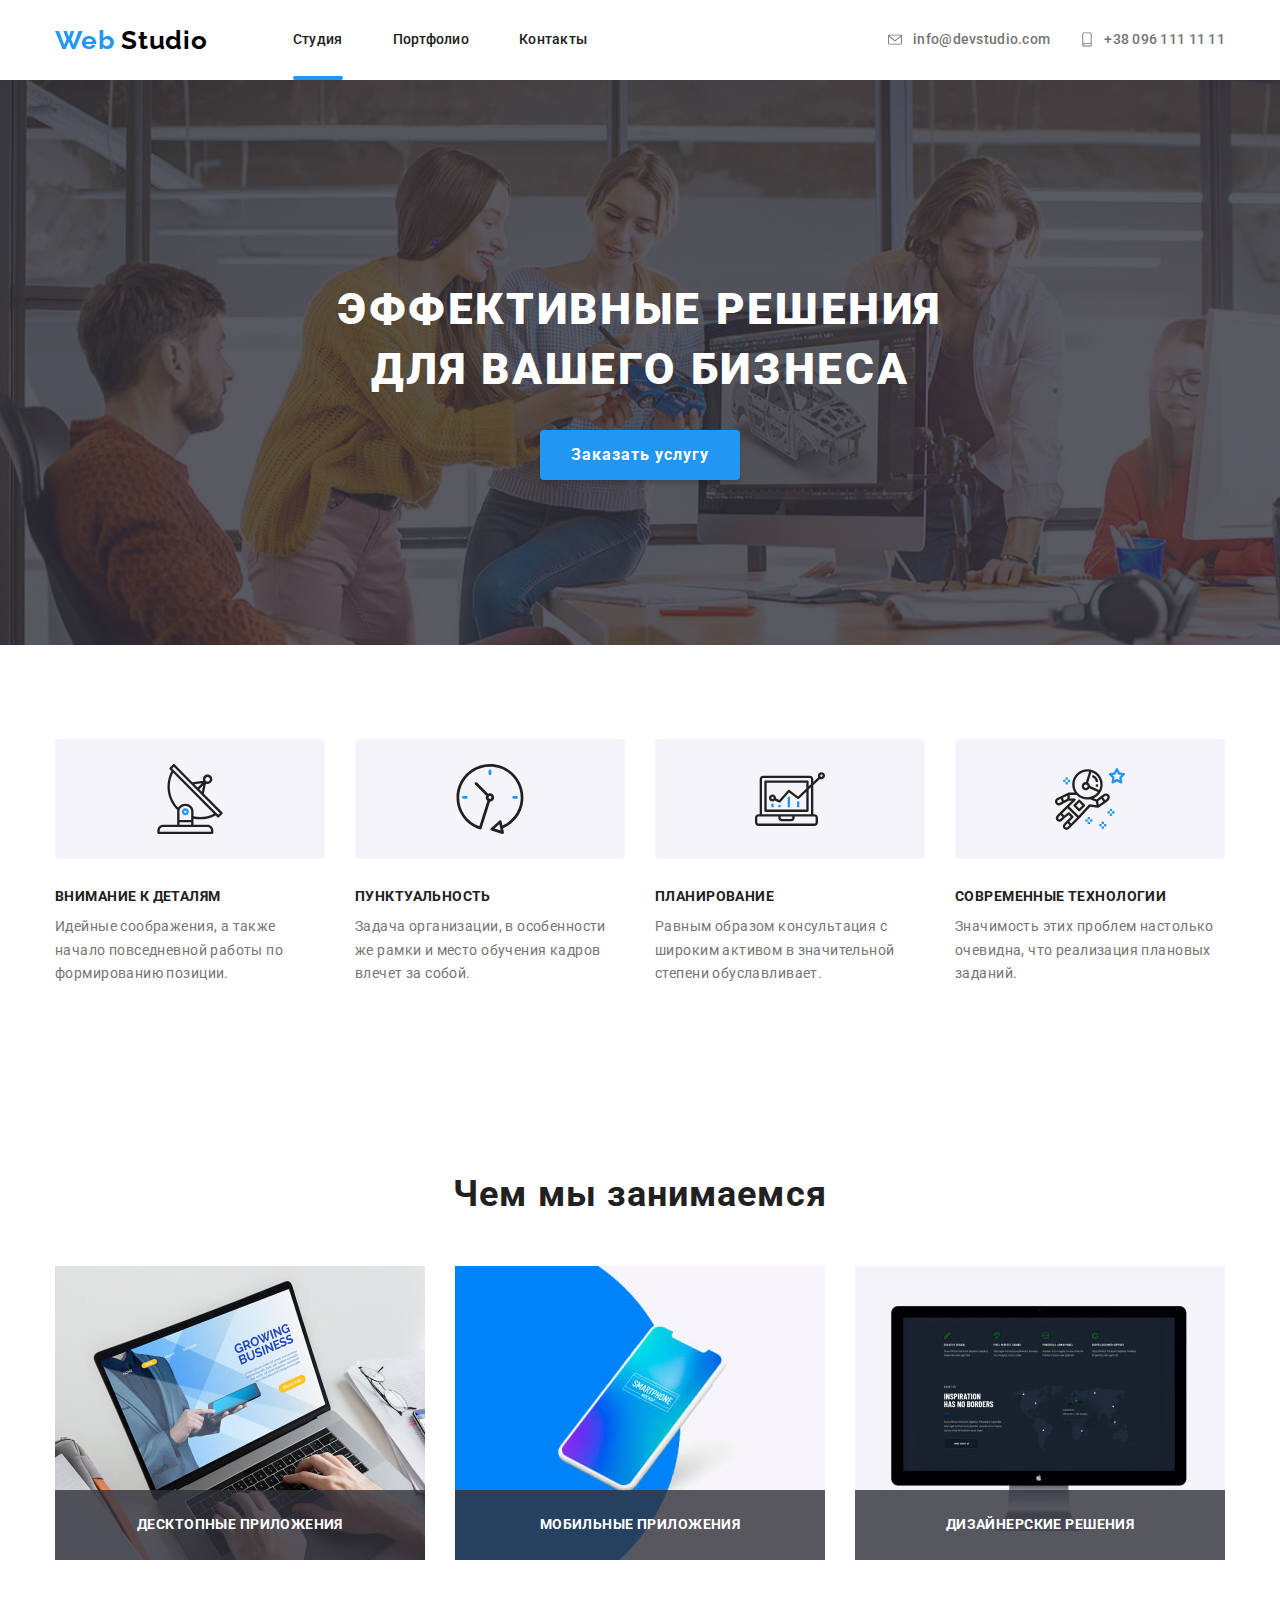
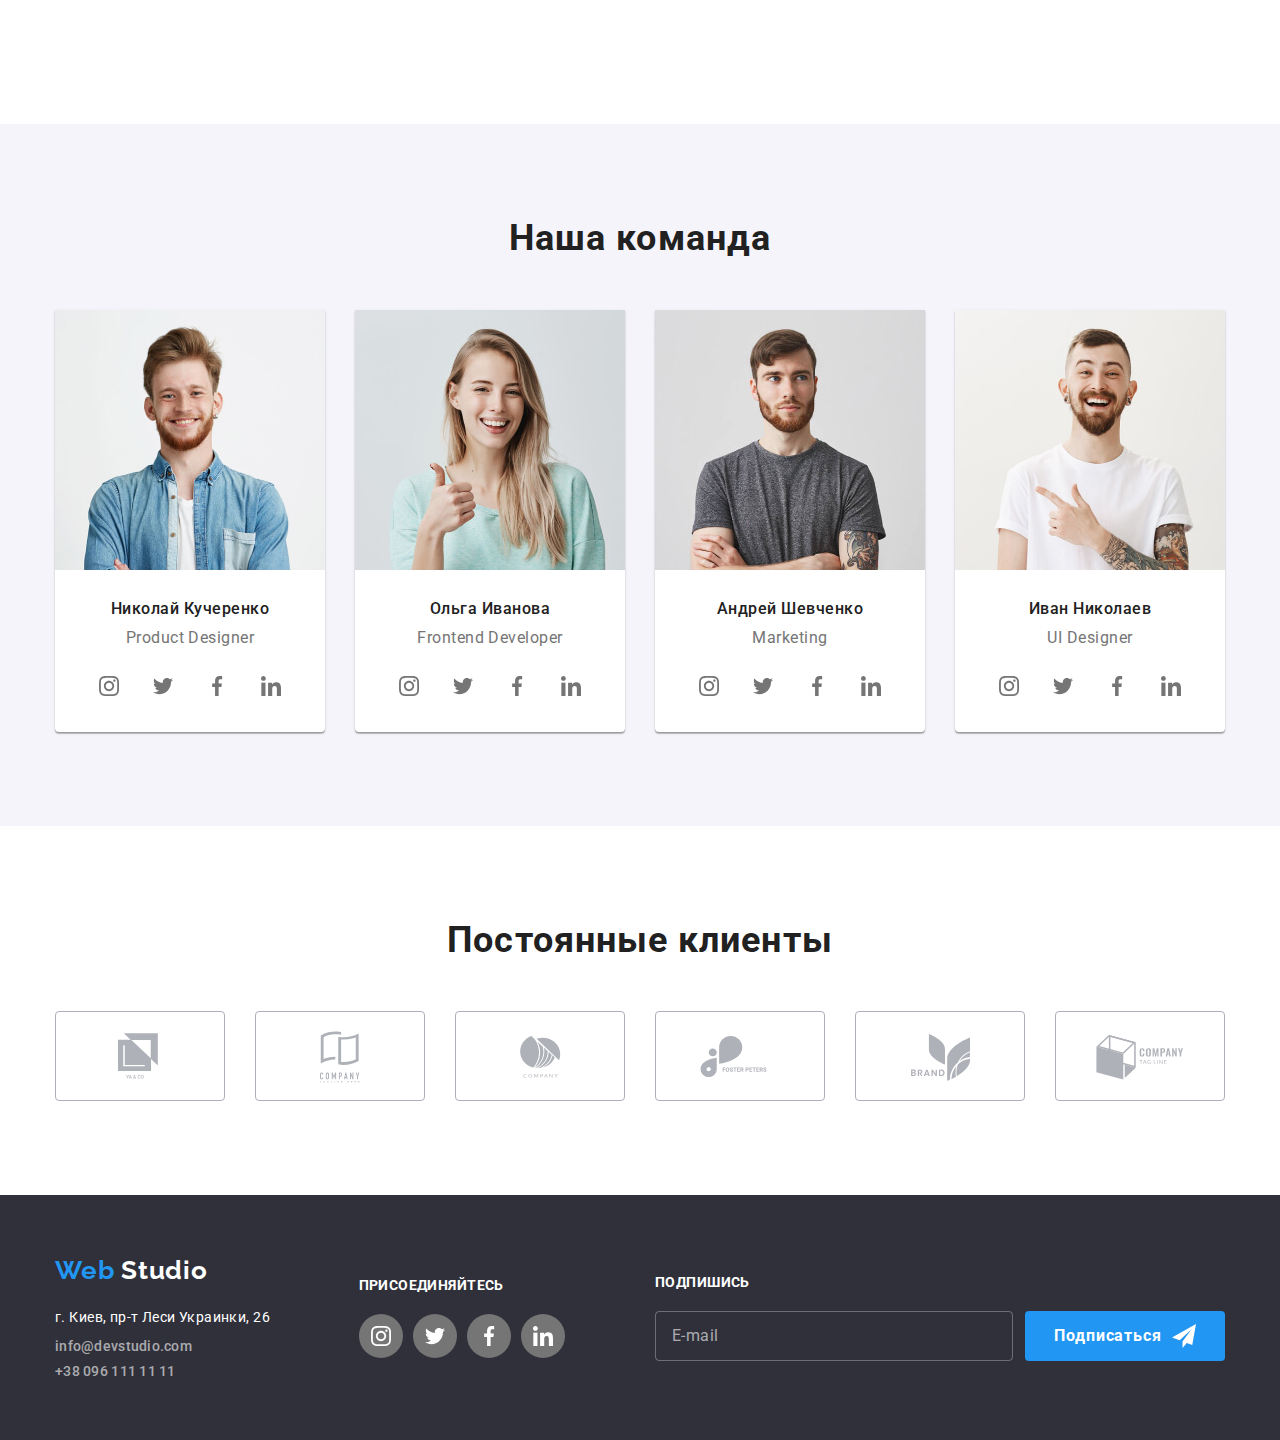
<file: index.html>
<!DOCTYPE html>
<html lang="ru">
  <head>
    <meta charset="UTF-8" />
    <meta name="viewport" content="width=device-width, initial-scale=1.0" />
    <title>WebStudio</title>
    <link
      href="https://fonts.googleapis.com/css2?family=Raleway&family=Roboto:wght@400;500;900&display=swap"
      rel="stylesheet"
    />
    <link rel="stylesheet" href="css/main.min.css" />
  </head>
  <body>
    <!-- Шапка сайта-->
    <header class="header">
      <div class="container">
        <nav class="navigation-main-nav">
          <a class="logo link" href="index.html" aria-label="Логотип">
            <span class="logo-web">Web</span> Studio</a
          >
          <ul class="navigation-menu list">
            <li class="navigation-menu-item">
              <a class="navigation-menu-link link current" href="">Студия</a>
            </li>
            <li class="navigation-menu-item">
              <a class="navigation-menu-link link" href="portfolio.html"
                >Портфолио</a
              >
            </li>
            <li class="navigation-menu-item">
              <a class="navigation-menu-link link" href="">Контакты</a>
            </li>
          </ul>
        </nav>
        <div class="nav-adress">
          <address class="header-adress">
            <ul class="header-adress-list list">
              <li class="header-adress-list-item">
                <a class="adress-mail link" href="info@devstudio.com">
                  <svg class="adress-mail-svg">
                    <use href="./Images/sprite.svg#icon-envelope"></use>
                  </svg>
                  info@devstudio.com
                </a>
              </li>
              <li class="header-adress-list-item">
                <a class="adress-tel link" href="tel:+380961111111">
                  <svg class="adress-tel-svg">
                    <use href="./Images/sprite.svg#icon-smartphone"></use>
                  </svg>
                  +38 096 111 11 11</a
                >
              </li>
            </ul>
          </address>
        </div>
      </div>
    </header>
    <main>
      <!--Секция Герои-->
      <section class="hero">
        <div class="container">
          <div class="container-item">
            <h1 class="hero-title">
              Эффективные решения<br />
              для вашего бизнеса
            </h1>
            <button data-modal-open class="hero-section-button">
              Заказать услугу
            </button>
          </div>
        </div>
      </section>
      <!--Секция о нас-->
      <section class="about-us-section">
        <h2 class="secondary-title" hidden>О нас</h2>
        <div class="container">
          <ul class="about-us-menu list">
            <li class="about-us-item">
              <div class="about-us-fone">
                <svg class="about-us-svg">
                  <use href="./Images/sprite.svg#icon-About-Us-1"></use>
                </svg>
              </div>
              <h3 class="about-us-title">Внимание к деталям</h3>
              <p class="about-us-text">
                Идейные соображения, а также начало повседневной работы по
                формированию позиции.
              </p>
            </li>
            <li class="about-us-item">
              <div class="about-us-fone">
                <svg class="about-us-svg">
                  <use href="./Images/sprite.svg#icon-About-Us-2"></use>
                </svg>
              </div>
              <h3 class="about-us-title">Пунктуальность</h3>
              <p class="about-us-text">
                Задача организации, в особенности же рамки и место обучения
                кадров влечет за собой.
              </p>
            </li>
            <li class="about-us-item">
              <div class="about-us-fone">
                <svg class="about-us-svg">
                  <use href="./Images/sprite.svg#icon-About-Us-3"></use>
                </svg>
              </div>
              <h3 class="about-us-title">Планирование</h3>
              <p class="about-us-text">
                Равным образом консультация с широким активом в значительной
                степени обуславливает.
              </p>
            </li>
            <li class="about-us-item">
              <div class="about-us-fone">
                <svg class="about-us-svg">
                  <use href="./Images/sprite.svg#icon-About-Us-4"></use>
                </svg>
              </div>
              <h3 class="about-us-title">Современные технологии</h3>
              <p class="about-us-text">
                Значимость этих проблем настолько очевидна, что реализация
                плановых заданий.
              </p>
            </li>
          </ul>
        </div>
      </section>
      <!--Чем мы занимаемся-->
      <section class="what-we-do">
        <div class="container">
          <h2 class="secondary-title">Чем мы занимаемся</h2>
          <ul class="our-works-menu list">
            <li class="our-works-item">
              <img
                class="our-works-img"
                src="./Images/What are we doing section/Laptop.jpg"
                alt="Десктопные приложения"
                width="370px"
                height="294px"
              />
              <b class="our-works-text">Десктопные приложения</b>
            </li>
            <li class="our-works-item">
              <img
                class="our-works-img"
                src="./Images/What are we doing section/Phone.jpg"
                alt="Мобильные приложения"
                width="370px"
                height="294px"
              />
              <b class="our-works-text">Мобильные приложения</b>
            </li>
            <li class="our-works-item">
              <img
                class="our-works-img"
                src="./Images/What are we doing section/Display.jpg"
                alt="Дизайнерские решения"
                width="370px"
                height="294px"
              />
              <b class="our-works-text">Дизайнерские решения</b>
            </li>
          </ul>
        </div>
      </section>
      <!--Наша команда-->
      <section class="our-team-section">
        <div class="container">
          <h2 class="secondary-title">Наша команда</h2>
          <ul class="our-team-list list">
            <li class="our-team-item">
              <img
                class="our-team-img"
                src="./Images/Our team/Nilolay.jpg"
                alt="Product Designer"
                width="270px"
                height="260px"
              />
              <h3 class="our-team-title">Николай Кучеренко</h3>
              <p class="our-team-text">Product Designer</p>
              <ul class="our-team-social-list list">
                <li class="our-team-social-item">
                  <a
                    class="our-team-social-link link"
                    href=""
                    aria-label="иконка инстаграмма"
                  >
                    <svg class="social-link-item-svg">
                      <use href="./Images/sprite.svg#icon-instagram"></use>
                    </svg>
                  </a>
                </li>
                <li class="our-team-social-item">
                  <a
                    class="our-team-social-link link"
                    href=""
                    aria-label="иконка твиттера"
                  >
                    <svg class="social-link-item-svg">
                      <use href="./Images/sprite.svg#icon-twitter"></use>
                    </svg>
                  </a>
                </li>
                <li class="our-team-social-item">
                  <a
                    class="our-team-social-link link"
                    href=""
                    aria-label="иконка фейсбука"
                  >
                    <svg class="social-link-item-svg">
                      <use href="./Images/sprite.svg#icon-facebook"></use>
                    </svg>
                  </a>
                </li>
                <li class="our-team-social-item">
                  <a
                    class="our-team-social-link link"
                    href=""
                    aria-label="иконка линдитина"
                  >
                    <svg class="social-link-item-svg">
                      <use href="./Images/sprite.svg#icon-linkedin"></use>
                    </svg>
                  </a>
                </li>
              </ul>
            </li>
            <li class="our-team-item">
              <img
                class="our-team-img"
                src="./Images/Our team/Olga.jpg"
                alt="Frontend Developer"
                width="270px"
                height="260px"
              />
              <h3 class="our-team-title">Ольга Иванова</h3>
              <p class="our-team-text">Frontend Developer</p>
              <ul class="our-team-social-list list">
                <li class="our-team-social-item">
                  <a
                    class="our-team-social-link link"
                    href=""
                    aria-label="иконка инстаграмма"
                  >
                    <svg class="social-link-item-svg">
                      <use href="./Images/sprite.svg#icon-instagram"></use>
                    </svg>
                  </a>
                </li>
                <li class="our-team-social-item">
                  <a
                    class="our-team-social-link link"
                    href=""
                    aria-label="иконка твиттера"
                  >
                    <svg class="social-link-item-svg">
                      <use href="./Images/sprite.svg#icon-twitter"></use>
                    </svg>
                  </a>
                </li>
                <li class="our-team-social-item">
                  <a
                    class="our-team-social-link link"
                    href=""
                    aria-label="иконка фейсбука"
                  >
                    <svg class="social-link-item-svg">
                      <use href="./Images/sprite.svg#icon-facebook"></use>
                    </svg>
                  </a>
                </li>
                <li class="our-team-social-item">
                  <a
                    class="our-team-social-link link"
                    href=""
                    aria-label="иконка линкедина"
                  >
                    <svg class="social-link-item-svg">
                      <use href="./Images/sprite.svg#icon-linkedin"></use>
                    </svg>
                  </a>
                </li>
              </ul>
            </li>
            <li class="our-team-item">
              <img
                class="our-team-img"
                src="./Images/Our team/Andrey.jpg"
                alt="Marketing"
                width="270px"
                height="260px"
              />
              <h3 class="our-team-title">Андрей Шевченко</h3>
              <p class="our-team-text">Marketing</p>
              <ul class="our-team-social-list list">
                <li class="our-team-social-item">
                  <a
                    class="our-team-social-link link"
                    href=""
                    aria-label="иконка инстаграмма"
                  >
                    <svg class="social-link-item-svg">
                      <use href="./Images/sprite.svg#icon-instagram"></use>
                    </svg>
                  </a>
                </li>
                <li class="our-team-social-item">
                  <a
                    class="our-team-social-link link"
                    href=""
                    aria-label="иконка твиттера"
                  >
                    <svg class="social-link-item-svg">
                      <use href="./Images/sprite.svg#icon-twitter"></use>
                    </svg>
                  </a>
                </li>
                <li class="our-team-social-item">
                  <a
                    class="our-team-social-link link"
                    href=""
                    aria-label="иконка фейсбука"
                  >
                    <svg class="social-link-item-svg">
                      <use href="./Images/sprite.svg#icon-facebook"></use>
                    </svg>
                  </a>
                </li>
                <li class="our-team-social-item">
                  <a
                    class="our-team-social-link link"
                    href=""
                    aria-label="иконка линкедина"
                  >
                    <svg class="social-link-item-svg">
                      <use href="./Images/sprite.svg#icon-linkedin"></use>
                    </svg>
                  </a>
                </li>
              </ul>
            </li>
            <li class="our-team-item">
              <img
                class="our-team-img"
                src="./Images/Our team/Ivan.jpg"
                alt="UI Designer"
                width="270px"
                height="260px"
              />
              <h3 class="our-team-title">Иван Николаев</h3>
              <p class="our-team-text">UI Designer</p>
              <ul class="our-team-social-list list">
                <li class="our-team-social-item">
                  <a
                    class="our-team-social-link link"
                    href=""
                    aria-label="иконка инстаграмма"
                  >
                    <svg class="social-link-item-svg">
                      <use href="./Images/sprite.svg#icon-instagram"></use>
                    </svg>
                  </a>
                </li>
                <li class="our-team-social-item">
                  <a
                    class="our-team-social-link link"
                    href=""
                    aria-label="иконка твиттера"
                  >
                    <svg class="social-link-item-svg">
                      <use href="./Images/sprite.svg#icon-twitter"></use>
                    </svg>
                  </a>
                </li>
                <li class="our-team-social-item">
                  <a
                    class="our-team-social-link link"
                    href=""
                    aria-label="иконка фейсбука"
                  >
                    <svg class="social-link-item-svg">
                      <use href="./Images/sprite.svg#icon-facebook"></use>
                    </svg>
                  </a>
                </li>
                <li class="our-team-social-item">
                  <a
                    class="our-team-social-link link"
                    href=""
                    aria-label="иконка линкедина"
                  >
                    <svg class="social-link-item-svg">
                      <use href="./Images/sprite.svg#icon-linkedin"></use>
                    </svg>
                  </a>
                </li>
              </ul>
            </li>
          </ul>
        </div>
      </section>
      <!--Наши клиенты-->
      <section>
        <div class="container">
          <h2 class="secondary-title">Постоянные клиенты</h2>
          <ul class="our-client-list list">
            <li class="our-client-list-item">
              <a
                class="our-client-logo link"
                href=""
                aria-label="Логотип компании 1"
              >
                <svg
                  class="client-logo-svg"
                  width="44"
                  ,
                  height="49"
                  ,
                  padding-left="63"
                >
                  <use href="./Images/sprite.svg#icon-Company1"></use>
                </svg>
              </a>
            </li>
            <li class="our-client-list-item">
              <a
                class="our-client-logo link"
                href=""
                aria-label="Логотип компании 2"
              >
                <svg class="client-logo-svg" width="40" , height="52">
                  <use href="./Images/sprite.svg#icon-Company2"></use>
                </svg>
              </a>
            </li>
            <li class="our-client-list-item">
              <a
                class="our-client-logo link"
                href=""
                aria-label="Логотип компании 3"
              >
                <svg class="client-logo-svg" width="41" , height="42">
                  <use href="./Images/sprite.svg#icon-Company3"></use>
                </svg>
              </a>
            </li>
            <li class="our-client-list-item">
              <a
                class="our-client-logo link"
                href=""
                aria-label="Логотип компании 4"
              >
                <svg class="client-logo-svg" width="80" , height="42">
                  <use href="./Images/sprite.svg#icon-Company4"></use>
                </svg>
              </a>
            </li>
            <li class="our-client-list-item">
              <a
                class="our-client-logo link"
                href=""
                aria-label="Логотип компании 5"
              >
                <svg class="client-logo-svg" width="59" , height="47">
                  <use href="./Images/sprite.svg#icon-Company5"></use>
                </svg>
              </a>
            </li>
            <li class="our-client-list-item">
              <a
                class="our-client-logo link"
                href=""
                aria-label="Логотип компании 6"
              >
                <svg class="client-logo-svg" width="88" , height="45">
                  <use href="./Images/sprite.svg#icon-Company6"></use>
                </svg>
              </a>
            </li>
          </ul>
        </div>
      </section>
    </main>
    <!--Подвал сайта-->
    <footer class="footer">
      <div class="container">
        <div class="adress">
          <a class="footer-logo link" href="index.html" aria-label="Логотип">
            <span class="footer-logo-web">Web</span> Studio</a
          >
          <ul class="footer-adress-list list">
            <li class="footer-adress-list-item">
              <address class="footer-adress">
                <a
                  class="adress-map link"
                  href="https://goo.gl/maps/tiRNEoLBUF7A76GS7"
                  >г. Киев, пр-т Леси Украинки, 26</a
                >
              </address>
            </li>
            <li class="footer-adress-list-item">
              <address class="footer-adress">
                <a class="adress-mail-footer link" href="info@devstudio.com"
                  >info@devstudio.com</a
                >
              </address>
            </li>
            <li class="footer-adress-list-item">
              <address class="footer-adress">
                <a class="adress-tel-footer link" href="tel:+380961111111"
                  >+38 096 111 11 11</a
                >
              </address>
            </li>
          </ul>
        </div>
        <div class="social-links">
          <b class="social-links-text">присоединяйтесь</b>
          <ul class="social-list-footer list">
            <li class="social-list-footer-item">
              <a
                class="social-list-footer-link"
                href=""
                aria-label="иконка инстаграмма"
              >
                <svg class="footer-social-icon-svg">
                  <use href="./Images/sprite.svg#icon-instagram"></use>
                </svg>
              </a>
            </li>
            <li class="social-list-footer-item">
              <a
                class="social-list-footer-link"
                href=""
                aria-label="иконка твиттера"
              >
                <svg class="footer-social-icon-svg">
                  <use href="./Images/sprite.svg#icon-twitter"></use>
                </svg>
              </a>
            </li>
            <li class="social-list-footer-item">
              <a
                class="social-list-footer-link"
                href=""
                aria-label="иконка фейсбука"
              >
                <svg class="footer-social-icon-svg">
                  <use href="./Images/sprite.svg#icon-facebook"></use>
                </svg>
              </a>
            </li>
            <li class="social-list-footer-item">
              <a
                class="social-list-footer-link"
                href=""
                aria-label="иконка линкедина"
              >
                <svg class="footer-social-icon-svg">
                  <use href="./Images/sprite.svg#icon-linkedin"></use>
                </svg>
              </a>
            </li>
          </ul>
        </div>
        <div class="form-footer">
          <b class="social-links-text">подпишись</b>
          <form action="#">
            <div class="form-item" role="form">
              <input
                class="form-mail"
                type="email"
                name="user-mail"
                id=""
                placeholder="E-mail"
                required
              />
              <button class="form-button" type="submit">
                Подписаться
                <svg class="form-footer-send">
                  <use href="./Images/sprite.svg#icon-iconsend"></use>
                </svg>
              </button>
            </div>
          </form>
        </div>
      </div>
    </footer>
    <!-- MODAL WINDOW -->
    <div data-modal class="backdrop is-hidden">
      <form action="#" class="modal-form">
        <button data-modal-close type="button" class="modal-close"></button>
        <h2 class="modal-title">Оставьте свои данные, мы перезвоним</h2>
        <div class="input-wrapper">
          <input
            type="text"
            name="user-name"
            id="user-modal-name"
            class="modal-input"
            placeholder=" "
            required
          />
          <label for="user-modal-name" class="modal-label">Имя</label>
          <svg class="modal-icon">
            <use href="./Images/sprite.svg#icon-person"></use>
          </svg>
        </div>
        <div class="input-wrapper">
          <input
            type="tel"
            name="user-tel"
            id="user-modal-tel"
            class="modal-input"
            placeholder=" "
            required
          />
          <label for="user-modal-tel" class="modal-label">Телефон</label>
          <svg class="modal-icon">
            <use href="./Images/sprite.svg#icon-phone"></use>
          </svg>
        </div>
        <div class="input-wrapper">
          <input
            type="email"
            name="user-mail"
            id="user-modal-mail"
            class="modal-input"
            placeholder=" "
            required
          />
          <label for="user-modal-mail" class="modal-label">Почта</label>
          <svg class="modal-icon">
            <use href="./Images/sprite.svg#icon-email"></use>
          </svg>
        </div>
        <textarea
          name="user-comment"
          class="modal-comment"
          placeholder="Комментарий"
        ></textarea>
        <label class="agriment">
          <input
            type="checkbox"
            name="policy"
            value="accept"
            class="modal-checkbox"
          />
          <span class="checkbox-custom"></span>
          <span class="agriment-text"
            >Соглашаюсь с рассылкой и принимаю
            <a href="#" class="agriment-link">Условия договора</a>
          </span>
        </label>
        <button type="submit" class="modal-button">Отправить</button>
      </form>
    </div>

    <script src="./js/modal.js"></script>
  </body>
</html>
</file>
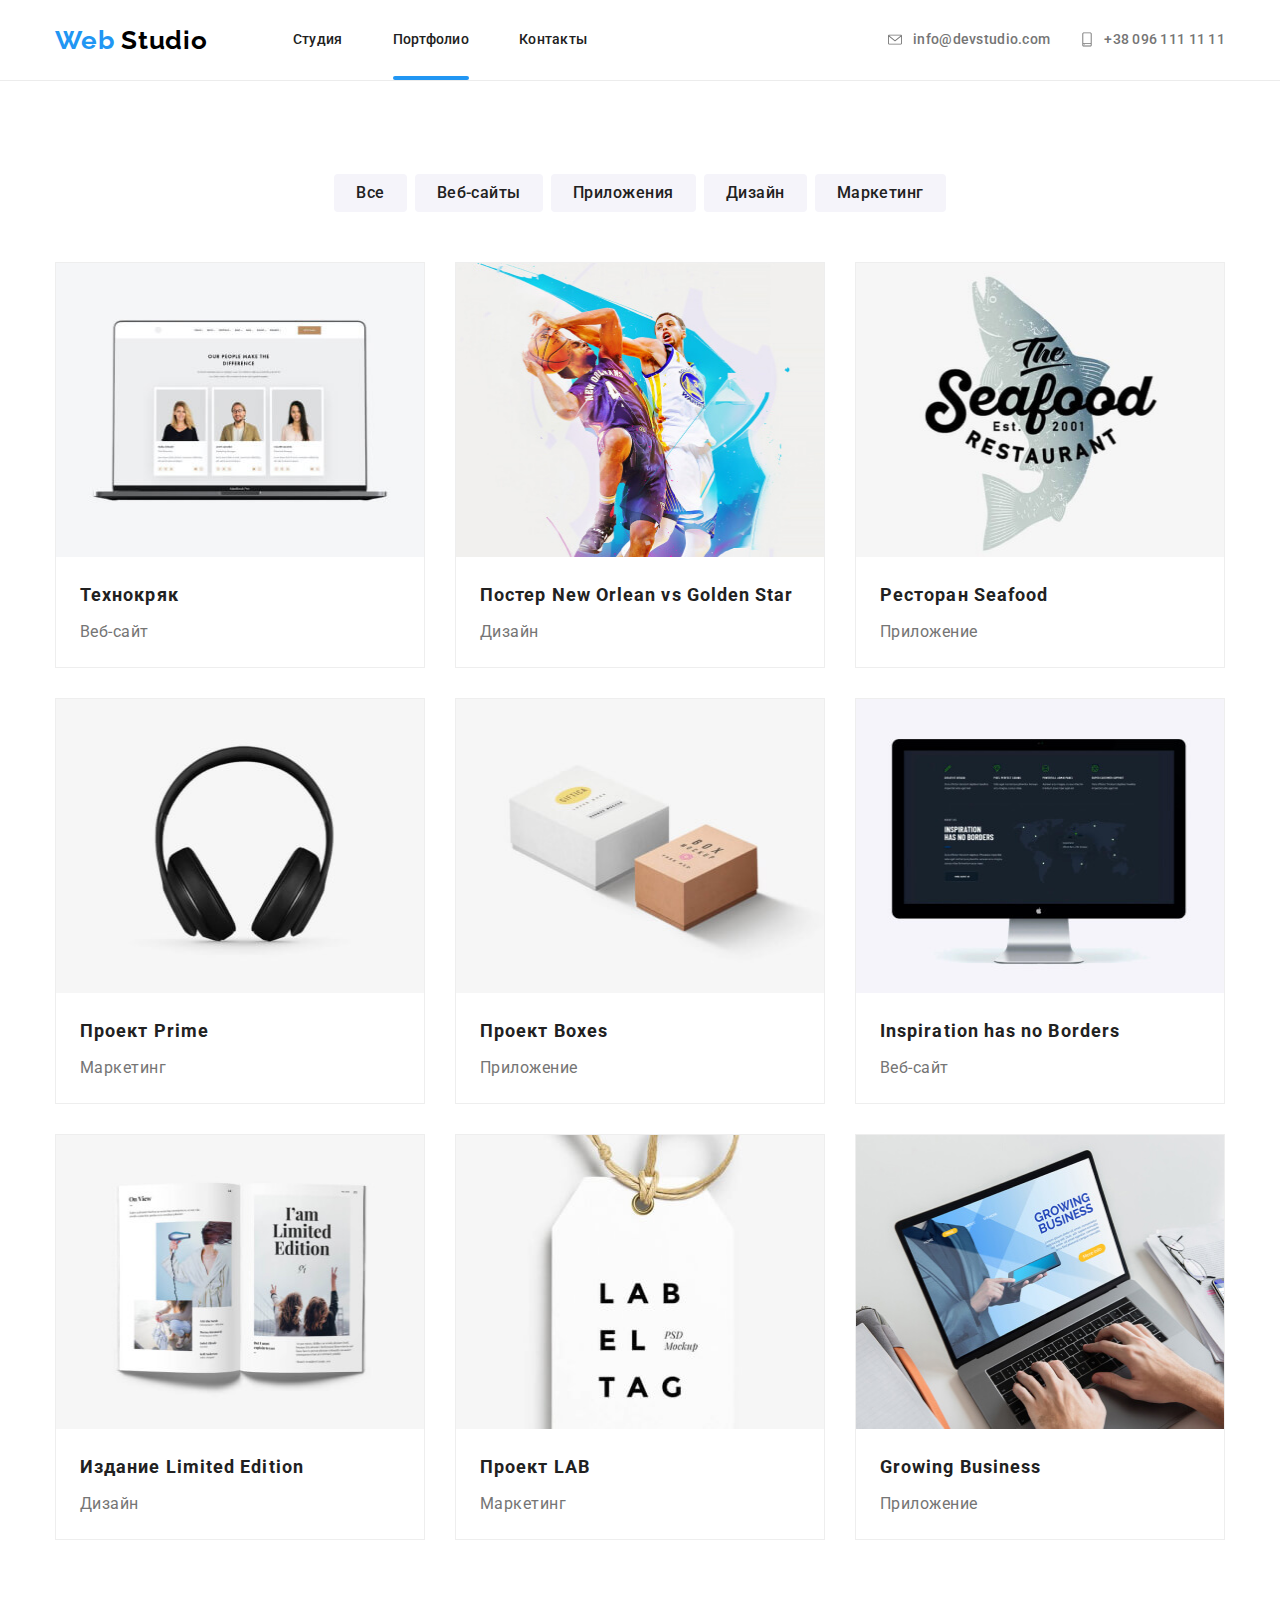
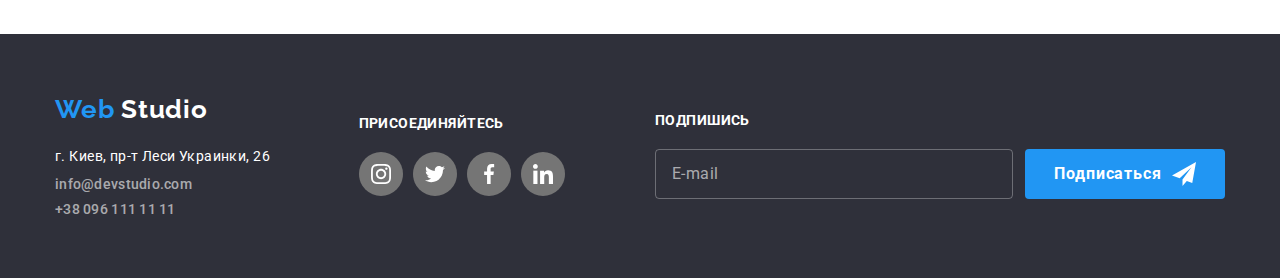
<file: portfolio.html>
<!DOCTYPE html>
<html lang="ru">
  <head>
    <meta charset="UTF-8" />
    <meta name="viewport" content="width=device-width, initial-scale=1.0" />
    <title>Portfolio</title>
    <link
      href="https://fonts.googleapis.com/css2?family=Raleway&family=Roboto:wght@400;500;900&display=swap"
      rel="stylesheet"
    />
    <link rel="stylesheet" href="css/main.min.css" />
  </head>
  <body>
    <!--Шапка портфолио-->
    <header class="header-portfolio">
      <div class="container">
        <nav class="navigation-main-nav">
          <a class="logo link" href="index.html" aria-label="Логотип">
            <span class="logo-web">Web</span> Studio</a
          >
          <ul class="navigation-menu list">
            <li class="navigation-menu-item">
              <a class="navigation-menu-link link" href="index.html">Студия</a>
            </li>
            <li class="navigation-menu-item">
              <a class="navigation-menu-link link current" href="portfolio.html"
                >Портфолио</a
              >
            </li>
            <li class="navigation-menu-item">
              <a class="navigation-menu-link link" href="">Контакты</a>
            </li>
          </ul>
        </nav>
        <div class="nav-adress">
          <address class="header-adress">
            <ul class="header-adress-list list">
              <li class="header-adress-list-item">
                <a class="adress-mail link" href="info@devstudio.com">
                  <svg class="adress-mail-svg">
                    <use href="./Images/sprite.svg#icon-envelope"></use>
                  </svg>
                  info@devstudio.com
                </a>
              </li>
              <li class="header-adress-list-item">
                <a class="adress-tel link" href="tel:+380961111111">
                  <svg class="adress-tel-svg">
                    <use href="./Images/sprite.svg#icon-smartphone"></use>
                  </svg>
                  +38 096 111 11 11</a
                >
              </li>
            </ul>
          </address>
        </div>
      </div>
    </header>
    <main>
      <!-- Наши работы-->
      <h1 hidden>Примеры работ</h1>
      <!-- Кнопки фильра-->
      <section>
        <div class="container">
          <ul class="btn-filter-list list">
            <li class="btn-filter-item">
              <button class="btn-filter">Все</button>
            </li>
            <li class="btn-filter-item">
              <button class="btn-filter">Веб-сайты</button>
            </li>
            <li class="btn-filter-item">
              <button class="btn-filter">Приложения</button>
            </li>
            <li class="btn-filter-item">
              <button class="btn-filter">Дизайн</button>
            </li>
            <li class="btn-filter-item">
              <button class="btn-filter">Маркетинг</button>
            </li>
          </ul>
        </div>
      </section>
      <!--Список-работ-->
      <section>
        <div class="our-projects">
          <ul class="projects-list list">
            <li class="projects-list-item">
              <a href="" class="project-link link">
                <div class="project-description-box">
                  <img
                    class="projects-img"
                    src="./Images/Portfolio/portfolio1.jpg"
                    alt=""
                  />
                  <p class="projects-description">
                    Технокряк это современная площадка распространения
                    коронавируса. Компании используют эту платформу для
                    цифрового шпионажа и атак на защищённые сервера конкурентов.
                  </p>
                </div>
                <h2 class="projects-title">Технокряк</h2>
                <h3 class="projects-type">Веб-сайт</h3>
              </a>
            </li>
            <li class="projects-list-item">
              <a href="" class="project-link link">
                <div class="projects-description-box">
                  <img
                    class="projects-img"
                    src="./Images/Portfolio/portfolio2.jpg"
                    alt=""
                  />
                  <p class="projects-description">
                    Lorem ipsum dolor sit amet consectetur adipisicing elit.
                    Facilis est suscipit quaerat amet debitis? Sit velit quis
                    natus necessitatibus, eos quas eaque quia exercitationem ex
                    maiores excepturi voluptatem possimus inventore.
                  </p>
                </div>
                <h2 class="projects-title">Постер New Orlean vs Golden Star</h2>
                <h3 class="projects-type">Дизайн</h3>
              </a>
            </li>
            <li class="projects-list-item">
              <a href="" class="project-link link">
                <div class="projects-description-box">
                  <img
                    class="projects-img"
                    src="./Images/Portfolio/portfolio3.jpg"
                    alt=""
                  />
                  <p class="projects-description">
                    Lorem ipsum, dolor sit amet consectetur adipisicing elit. A
                    porro cumque laborum eveniet temporibus maiores laboriosam
                    possimus quasi necessitatibus impedit ab earum unde id
                    commodi veniam, repellendus officia assumenda neque!
                  </p>
                </div>
                <h2 class="projects-title">Ресторан Seafood</h2>
                <h3 class="projects-type">Приложение</h3>
              </a>
            </li>
            <li class="projects-list-item">
              <a href="" class="project-link link">
                <div class="projects-description-box">
                  <img
                    class="projects-img"
                    src="./Images/Portfolio/portfolio4.jpg"
                    alt=""
                  />
                  <p class="projects-description">
                    Lorem ipsum dolor sit amet consectetur adipisicing elit.
                    Nemo omnis ab nobis nisi sequi! Nihil, praesentium id
                    assumenda eligendi voluptatibus perspiciatis eum iusto
                    facere error quasi quia labore iste eius.
                  </p>
                </div>
                <h2 class="projects-title">Проект Prime</h2>
                <h3 class="projects-type">Маркетинг</h3>
              </a>
            </li>
            <li class="projects-list-item">
              <a href="" class="project-link link">
                <div class="projects-description-box">
                  <img
                    class="projects-img"
                    src="./Images/Portfolio/portfolio5.jpg"
                    alt=""
                  />
                  <p class="projects-description">
                    Lorem ipsum dolor sit amet consectetur adipisicing elit.
                    Nemo omnis ab nobis nisi sequi! Nihil, praesentium id
                    assumenda eligendi voluptatibus perspiciatis eum iusto
                    facere error quasi quia labore iste eius.
                  </p>
                </div>
                <h2 class="projects-title">Проект Boxes</h2>
                <h3 class="projects-type">Приложение</h3>
              </a>
            </li>
            <li class="projects-list-item">
              <a href="" class="project-link link">
                <div class="projects-description-box">
                  <img
                    class="projects-img"
                    src="./Images/Portfolio/portfolio6.jpg"
                    alt=""
                  />
                  <p class="projects-description">
                    Lorem ipsum dolor sit amet consectetur adipisicing elit.
                    Nemo omnis ab nobis nisi sequi! Nihil, praesentium id
                    assumenda eligendi voluptatibus perspiciatis eum iusto
                    facere error quasi quia labore iste eius.
                  </p>
                </div>
                <h2 class="projects-title">Inspiration has no Borders</h2>
                <h3 class="projects-type">Веб-сайт</h3>
              </a>
            </li>
            <li class="projects-list-item">
              <a href="" class="project-link link">
                <div class="projects-description-box">
                  <img
                    class="projects-img"
                    src="./Images/Portfolio/portfolio7.jpg"
                    alt=""
                  />
                  <p class="projects-description">
                    Lorem ipsum dolor sit amet consectetur adipisicing elit.
                    Nemo omnis ab nobis nisi sequi! Nihil, praesentium id
                    assumenda eligendi voluptatibus perspiciatis eum iusto
                    facere error quasi quia labore iste eius.
                  </p>
                </div>
                <h2 class="projects-title">Издание Limited Edition</h2>
                <h3 class="projects-type">Дизайн</h3>
              </a>
            </li>
            <li class="projects-list-item">
              <a href="" class="project-link link">
                <div class="projects-description-box">
                  <img
                    class="projects-img"
                    src="./Images/Portfolio/portfolio8.jpg"
                    alt=""
                  />
                  <p class="projects-description">
                    Lorem ipsum dolor sit amet consectetur adipisicing elit.
                    Nemo omnis ab nobis nisi sequi! Nihil, praesentium id
                    assumenda eligendi voluptatibus perspiciatis eum iusto
                    facere error quasi quia labore iste eius.
                  </p>
                </div>
                <h2 class="projects-title">Проект LAB</h2>
                <h3 class="projects-type">Маркетинг</h3>
              </a>
            </li>
            <li class="projects-list-item">
              <a href="" class="project-link link">
                <div class="projects-description-box">
                  <img
                    class="projects-img"
                    src="./Images/Portfolio/portfolio9.jpg"
                    alt=""
                  />
                  <p class="projects-description">
                    Lorem ipsum dolor sit amet consectetur adipisicing elit.
                    Nemo omnis ab nobis nisi sequi! Nihil, praesentium id
                    assumenda eligendi voluptatibus perspiciatis eum iusto
                    facere error quasi quia labore iste eius.
                  </p>
                </div>
                <h2 class="projects-title">Growing Business</h2>
                <h3 class="projects-type">Приложение</h3>
              </a>
            </li>
          </ul>
        </div>
      </section>
    </main>
    <!--Подвал портфолио-->
    <footer class="footer">
      <div class="container">
        <div class="adress">
          <a class="footer-logo link" href="index.html" aria-label="Логотип">
            <span class="footer-logo-web">Web</span> Studio</a
          >
          <ul class="footer-adress-list list">
            <li class="footer-adress-list-item">
              <address class="footer-adress">
                <a
                  class="adress-map link"
                  href="https://goo.gl/maps/tiRNEoLBUF7A76GS7"
                  >г. Киев, пр-т Леси Украинки, 26</a
                >
              </address>
            </li>
            <li class="footer-adress-list-item">
              <address class="footer-adress">
                <a class="adress-mail-footer link" href="info@devstudio.com"
                  >info@devstudio.com</a
                >
              </address>
            </li>
            <li class="footer-adress-list-item">
              <address class="footer-adress">
                <a class="adress-tel-footer link" href="tel:+380961111111"
                  >+38 096 111 11 11</a
                >
              </address>
            </li>
          </ul>
        </div>
        <div class="social-links">
          <b class="social-links-text">присоединяйтесь</b>
          <ul class="social-list-footer list">
            <li class="social-list-footer-item">
              <a
                class="social-list-footer-link"
                href=""
                aria-label="иконка инстаграмма"
              >
                <svg class="footer-social-icon-svg">
                  <use href="./Images/sprite.svg#icon-instagram"></use>
                </svg>
              </a>
            </li>
            <li class="social-list-footer-item">
              <a
                class="social-list-footer-link"
                href=""
                aria-label="иконка твиттера"
              >
                <svg class="footer-social-icon-svg">
                  <use href="./Images/sprite.svg#icon-twitter"></use>
                </svg>
              </a>
            </li>
            <li class="social-list-footer-item">
              <a
                class="social-list-footer-link"
                href=""
                aria-label="иконка фейсбука"
              >
                <svg class="footer-social-icon-svg">
                  <use href="./Images/sprite.svg#icon-facebook"></use>
                </svg>
              </a>
            </li>
            <li class="social-list-footer-item">
              <a
                class="social-list-footer-link"
                href=""
                aria-label="иконка линкедина"
              >
                <svg class="footer-social-icon-svg">
                  <use href="./Images/sprite.svg#icon-linkedin"></use>
                </svg>
              </a>
            </li>
          </ul>
        </div>
          <div class="form-footer">
            <b class="social-links-text">подпишись</b>
            <form action="#">
              <div class="form-item" role="form">
                <input class="form-mail" type="email" name="user-mail" id="" placeholder="E-mail" required />
                <button class="form-button" type="submit">
                  Подписаться
                  <svg class="form-footer-send">
                    <use href="./Images/sprite.svg#icon-iconsend"></use>
                  </svg>
                </button>
              </div>
            </form>
      </div>
    </footer>
  </body>
</html>
</file>
<file: css/main.min.css>
/*! normalize.css v8.0.1 | MIT License | github.com/necolas/normalize.css */html{line-height:1.15;-webkit-text-size-adjust:100%}body{margin:0}main{display:block}h1{font-size:2em;margin:0.67em 0}hr{box-sizing:content-box;height:0;overflow:visible}pre{font-family:monospace, monospace;font-size:1em}a{background-color:transparent}abbr[title]{border-bottom:none;text-decoration:underline;text-decoration:underline dotted}b,strong{font-weight:bolder}code,kbd,samp{font-family:monospace, monospace;font-size:1em}small{font-size:80%}sub,sup{font-size:75%;line-height:0;position:relative;vertical-align:baseline}sub{bottom:-0.25em}sup{top:-0.5em}img{border-style:none}button,input,optgroup,select,textarea{font-family:inherit;font-size:100%;line-height:1.15;margin:0}button,input{overflow:visible}button,select{text-transform:none}button,[type="button"],[type="reset"],[type="submit"]{-webkit-appearance:button}button::-moz-focus-inner,[type="button"]::-moz-focus-inner,[type="reset"]::-moz-focus-inner,[type="submit"]::-moz-focus-inner{border-style:none;padding:0}button:-moz-focusring,[type="button"]:-moz-focusring,[type="reset"]:-moz-focusring,[type="submit"]:-moz-focusring{outline:1px dotted ButtonText}fieldset{padding:0.35em 0.75em 0.625em}legend{box-sizing:border-box;color:inherit;display:table;max-width:100%;padding:0;white-space:normal}progress{vertical-align:baseline}textarea{overflow:auto}[type="checkbox"],[type="radio"]{box-sizing:border-box;padding:0}[type="number"]::-webkit-inner-spin-button,[type="number"]::-webkit-outer-spin-button{height:auto}[type="search"]{-webkit-appearance:textfield;outline-offset:-2px}[type="search"]::-webkit-search-decoration{-webkit-appearance:none}::-webkit-file-upload-button{-webkit-appearance:button;font:inherit}details{display:block}summary{display:list-item}template{display:none}[hidden]{display:none}html{-webkit-box-sizing:border-box;box-sizing:border-box}*,*::before,*::after{-webkit-box-sizing:inherit;box-sizing:inherit;margin:0;padding:0}body{font-family:"Roboto",sans-serif;font-size:14px;background-color:#ffffff}.link{text-decoration:none;display:block}.list{list-style:none}img{display:block}.container{width:1200px;padding-left:15px;padding-right:15px;margin-left:auto;margin-right:auto}.backdrop{position:fixed;left:0;top:0;width:100%;height:100%;background:rgba(0,0,0,0.2);-webkit-transition:all 250ms cubic-bezier(0.4, 0, 0.2, 1);-o-transition:all 250ms cubic-bezier(0.4, 0, 0.2, 1);transition:all 250ms cubic-bezier(0.4, 0, 0.2, 1)}.modal-form{position:absolute;top:50%;left:50%;-webkit-transform:translate(-50%, -50%);-ms-transform:translate(-50%, -50%);transform:translate(-50%, -50%);display:-webkit-box;display:-ms-flexbox;display:flex;-webkit-box-orient:vertical;-webkit-box-direction:normal;-ms-flex-direction:column;flex-direction:column;width:528px;background:#ffffff;-webkit-box-shadow:0px 1px 3px rgba(0,0,0,0.12),0px 1px 1px rgba(0,0,0,0.14),0px 2px 1px rgba(0,0,0,0.2);box-shadow:0px 1px 3px rgba(0,0,0,0.12),0px 1px 1px rgba(0,0,0,0.14),0px 2px 1px rgba(0,0,0,0.2);border-radius:4px;padding:40px}.modal-title{font-weight:bold;font-size:20px;line-height:23px;text-align:center;letter-spacing:1.15;margin-bottom:30px;color:#212121}.input-wrapper{position:relative;margin-bottom:28px}.modal-icon{position:absolute;display:block;top:26%;left:4%;width:18px;height:18px;fill:#212121}.modal-input{display:block;width:448px;height:40px;padding-left:42px;-webkit-box-shadow:none;box-shadow:none;border:1px solid rgba(33,33,33,0.2);border-radius:4px}.modal-input:focus,.modal-input:not(:placeholder-shown){outline:none;border:1px solid #2196f3;border-radius:4px}.modal-input:focus+.modal-label,.modal-input:not(:placeholder-shown)+.modal-label{-webkit-transform:translate(-80%, -200%);-ms-transform:translate(-80%, -200%);transform:translate(-80%, -200%);color:#2196f3}.modal-input:focus ~ .modal-icon,.modal-input:not(:placeholder-shown) ~ .modal-icon{fill:#2196f3}.modal-label{position:absolute;top:32%;left:10%;font-weight:normal;font-size:14px;line-height:1.14;letter-spacing:0.01em;color:#757575;-webkit-transition:all 250ms cubic-bezier(0.4, 0, 0.2, 1);-o-transition:all 250ms cubic-bezier(0.4, 0, 0.2, 1);transition:all 250ms cubic-bezier(0.4, 0, 0.2, 1)}.modal-comment{display:block;resize:none;height:120px;padding-left:16px;padding-top:12px;padding-right:16px;padding-bottom:12px;margin-bottom:20px;border:1px solid rgba(33,33,33,0.2);border-radius:4px}.modal-comment:focus,.modal-comment:not(:placeholder-shown){outline:none;border:1px solid #2196f3;border-radius:4px}.agriment{display:-webkit-box;display:-ms-flexbox;display:flex;-webkit-box-pack:center;-ms-flex-pack:center;justify-content:center;-webkit-box-align:center;-ms-flex-align:center;align-items:center;margin-bottom:30px}.agriment-text,.agriment-link{font-weight:normal;font-size:14px;line-height:1.714;letter-spacing:0.03em;color:#757575}.agriment-link{color:#2196f3}.modal-checkbox{position:absolute;width:1px;height:1px;margin:-1px;border:0;padding:0;clip:rect(0 0 0 0);overflow:hidden}.checkbox-custom{display:inline-block;width:16px;height:15px;margin-right:7px;border:1px solid #212121;border-radius:2px;-webkit-transition:background-color 250ms cubic-bezier(0.4, 0, 0.2, 1);-o-transition:background-color 250ms cubic-bezier(0.4, 0, 0.2, 1);transition:background-color 250ms cubic-bezier(0.4, 0, 0.2, 1)}.modal-checkbox:checked+.checkbox-custom{background-color:#2196f3;border:transparent;background-image:url("/Images/Modal-Form-Icons/check-2.svg");background-origin:border-box}.modal-button{cursor:pointer;width:200px;height:50px;margin-left:auto;margin-right:auto;font-weight:bold;font-size:16px;line-height:1.875;letter-spacing:0.06em;color:#fff;background-color:#2196f3;-webkit-box-shadow:0px 4px 4px rgba(0,0,0,0.15);box-shadow:0px 4px 4px rgba(0,0,0,0.15);-webkit-transition:all 250ms cubic-bezier(0.4, 0, 0.2, 1);-o-transition:all 250ms cubic-bezier(0.4, 0, 0.2, 1);transition:all 250ms cubic-bezier(0.4, 0, 0.2, 1);border-radius:4px;border:none}.modal-button:hover{background:#188ce8}.modal-close{position:absolute;top:8px;right:8px;cursor:pointer;width:30px;height:30px;border-radius:50%;background-color:transparent;border:1px solid rgba(0,0,0,0.1);background-image:url("/Images/Modal-Form-Icons/close.svg");background-repeat:no-repeat;background-position:center}.modal-close:hover{background-image:url("/Images/Modal-Form-Icons/close-blue.svg")}.is-hidden{opacity:0;visibility:hidden;pointer-events:none}.secondary-title{font-weight:bold;font-size:36px;line-height:1.16;text-align:center;letter-spacing:0.03em;color:#212121;margin-bottom:50px;padding-top:94px}.header{background-color:#fff}.header .container{display:-webkit-box;display:-ms-flexbox;display:flex;-webkit-box-align:center;-ms-flex-align:center;align-items:center;-webkit-box-pack:justify;-ms-flex-pack:justify;justify-content:space-between}.header-portfolio{background-color:#fff;border-bottom:1px solid #ececec}.header-portfolio .container{display:-webkit-box;display:-ms-flexbox;display:flex;-webkit-box-align:center;-ms-flex-align:center;align-items:center;-webkit-box-pack:justify;-ms-flex-pack:justify;justify-content:space-between}.navigation-main-nav,.navigation{display:-webkit-box;display:-ms-flexbox;display:flex;-webkit-box-align:center;-ms-flex-align:center;align-items:center}.navigation-menu{display:-webkit-box;display:-ms-flexbox;display:flex}.navigation-menu-item:not(:last-child){margin-right:50px}.current{color:#2196f3}.current::after{position:absolute;bottom:0;content:"";display:block;width:100%;height:4px;background-color:#2196f3;border-radius:2px}.navigation-menu-item .current{position:relative}.navigation-menu-link:hover::after{content:"";background-color:#2196f3;-webkit-transform:scale(1);-ms-transform:scale(1);transform:scale(1)}.header-adress-list-item{display:-webkit-box;display:-ms-flexbox;display:flex;-webkit-box-pack:center;-ms-flex-pack:center;justify-content:center;-webkit-box-align:center;-ms-flex-align:center;align-items:center}.header-adress-list-item:not(:last-child){margin-right:30px}.header-adress-list{display:-webkit-box;display:-ms-flexbox;display:flex;margin-top:0px;margin-bottom:0px}.logo{margin-right:85px}.nav-adress{display:-webkit-box;display:-ms-flexbox;display:flex;-webkit-box-align:center;-ms-flex-align:center;align-items:center;margin-left:auto}.logo,.footer-logo{font-family:"Raleway",sans-serif;font-weight:bold;font-size:26px;line-height:1.19;letter-spacing:0.03em;color:#000000}.logo-web,.footer-logo-web{color:#2196f3}.navigation-menu-link,.adress-mail,.adress-tel{font-weight:500;font-size:14px;line-height:1.14;letter-spacing:0.02em;-webkit-transition:color 250ms cubic-bezier(0.4, 0, 0.2, 1);-o-transition:color 250ms cubic-bezier(0.4, 0, 0.2, 1);transition:color 250ms cubic-bezier(0.4, 0, 0.2, 1)}.navigation-menu-link{position:relative;display:-webkit-box;display:-ms-flexbox;display:flex;padding-top:32px;padding-bottom:32px;color:#212121}.navigation-menu-link:hover,.navigation-menu-link:focus{color:#2196f3}.adress-mail,.adress-tel{display:-webkit-box;display:-ms-flexbox;display:flex;-webkit-box-pack:center;-ms-flex-pack:center;justify-content:center;-webkit-box-align:center;-ms-flex-align:center;align-items:center;font-style:normal}.adress-mail{color:#757575}.adress-mail:hover,.adress-mail:focus{color:#2196f3}.adress-mail:hover .adress-mail-svg,.adress-mail:focus .adress-mail-svg{fill:#2196f3}.adress-tel{color:#757575}.adress-tel:hover,.adress-tel:focus{color:#2196f3}.adress-tel:hover .adress-tel-svg,.adress-tel:focus .adress-tel-svg{fill:#2196f3}.adress-mail-svg,.adress-tel-svg{display:inline-block;margin-right:10px;fill:#757575;-webkit-transition:fill 250ms cubic-bezier(0.4, 0, 0.2, 1);-o-transition:fill 250ms cubic-bezier(0.4, 0, 0.2, 1);transition:fill 250ms cubic-bezier(0.4, 0, 0.2, 1);overflow-y:hidden;overflow-x:hidden}.adress-mail-svg{width:16px;height:14px}.adress-tel-svg{width:14px;height:15px}.hero{max-width:1600px;margin-left:auto;margin-right:auto;background-image:-webkit-gradient(linear, left top, left bottom, from(rgba(47,48,58,0.8)), to(rgba(47,48,58,0.8))),url(/Images/Hero-Section/herobg.jpg);background-image:-o-linear-gradient(rgba(47,48,58,0.8), rgba(47,48,58,0.8)),url(/Images/Hero-Section/herobg.jpg);background-image:linear-gradient(rgba(47,48,58,0.8), rgba(47,48,58,0.8)),url(/Images/Hero-Section/herobg.jpg);background-repeat:no-repeat}.container-item{padding-top:200px;padding-bottom:165px}.hero-title{font-weight:900;font-size:44px;line-height:1.36;text-align:center;letter-spacing:0.06em;text-transform:uppercase;color:#fff;margin-top:0px;margin-bottom:30px}.hero-section-button{display:-webkit-box;display:-ms-flexbox;display:flex;-webkit-box-pack:center;-ms-flex-pack:center;justify-content:center;-webkit-box-align:center;-ms-flex-align:center;align-items:center;cursor:pointer;width:200px;height:50px;font-weight:bold;font-size:16px;line-height:1.875;letter-spacing:0.06em;color:#fff;background-color:#2196f3;margin-left:auto;margin-right:auto;-webkit-box-shadow:0px 4px 4px rgba(0,0,0,0.15);box-shadow:0px 4px 4px rgba(0,0,0,0.15);border-radius:4px;border:none}.hero-section-button:hover{background:#188ce8}.hero-section-button:focus{outline:none}.about-us-menu{display:-webkit-box;display:-ms-flexbox;display:flex;padding-top:94px;padding-bottom:94px}.about-us-svg{width:70px;height:70px;padding:100px, 25px, 100px, 25px}.about-us-fone{display:-webkit-box;display:-ms-flexbox;display:flex;-webkit-box-pack:center;-ms-flex-pack:center;justify-content:center;-webkit-box-align:center;-ms-flex-align:center;align-items:center;width:270px;height:120px;margin-bottom:30px;background-color:#f5f4fa;border-radius:4px}.about-us-item:not(:last-child){margin-right:30px}.about-us-title,.our-works-text{font-weight:bold;font-size:14px;line-height:1.14;letter-spacing:0.03em;text-transform:uppercase;color:#212121}.about-us-title{margin-bottom:10px}.about-us-text{font-weight:normal;font-size:14px;line-height:1.71;letter-spacing:0.03em;color:#757575}.what-we-do{padding-bottom:94px}.our-works-menu{display:flex}.our-works-item:not(:last-child){margin-right:30px}.our-works-text{position:relative;bottom:70px;display:block;text-align:center;padding-top:27px;padding-bottom:27px;color:#fff;width:370px;height:70px;background-color:rgba(47,48,58,0.8)}.our-team-section{background-color:#f5f4fa;padding-bottom:94px}.our-team-list{display:-webkit-box;display:-ms-flexbox;display:flex}.our-team-item{background-color:#fff;-webkit-box-shadow:0px 2px 1px rgba(0,0,0,0.2),0px 1px 1px rgba(0,0,0,0.14),0px 1px 3px rgba(0,0,0,0.12);box-shadow:0px 2px 1px rgba(0,0,0,0.2),0px 1px 1px rgba(0,0,0,0.14),0px 1px 3px rgba(0,0,0,0.12);border-radius:0px 0px 4px 4px}.our-team-item:not(:last-child){margin-right:30px}.our-team-social-list{display:-webkit-box;display:-ms-flexbox;display:flex;-webkit-box-pack:justify;-ms-flex-pack:justify;justify-content:space-between;max-width:206px;margin-left:auto;margin-right:auto;padding-bottom:24px;margin-top:16px}.our-team-social-link{display:-webkit-box;display:-ms-flexbox;display:flex;-webkit-box-pack:center;-ms-flex-pack:center;justify-content:center;-webkit-box-align:center;-ms-flex-align:center;align-items:center;width:44px;height:44px;border-radius:50%;-webkit-transition:background-color 250ms cubic-bezier(0.4, 0, 0.2, 1);-o-transition:background-color 250ms cubic-bezier(0.4, 0, 0.2, 1);transition:background-color 250ms cubic-bezier(0.4, 0, 0.2, 1)}.our-team-social-link:hover,.our-team-social-link:focus{background-color:#2196f3}.our-team-social-link:hover .social-link-item-svg,.our-team-social-link:focus .social-link-item-svg{fill:#fff}.social-link-item-svg{fill:#757575;-webkit-transition:fill 250ms cubic-bezier(0.4, 0, 0.2, 1);-o-transition:fill 250ms cubic-bezier(0.4, 0, 0.2, 1);transition:fill 250ms cubic-bezier(0.4, 0, 0.2, 1);width:20px;height:20px}.our-team-title,.our-team-text{font-weight:500;font-size:16px;line-height:1.18;text-align:center;letter-spacing:0.03em}.our-team-title{color:#212121;margin-top:30px}.our-team-text{font-weight:normal;color:#757575;margin-top:10px}.our-client-list{display:-webkit-box;display:-ms-flexbox;display:flex;-webkit-box-pack:justify;-ms-flex-pack:justify;justify-content:space-between;padding-bottom:94px}.our-client-list-item{display:-webkit-box;display:-ms-flexbox;display:flex;-webkit-box-pack:center;-ms-flex-pack:center;justify-content:center;width:170px;height:90px;border:#afb1b8 1px solid;border-radius:4px;-webkit-transition:border 250ms cubic-bezier(0.4, 0, 0.2, 1);-o-transition:border 250ms cubic-bezier(0.4, 0, 0.2, 1);transition:border 250ms cubic-bezier(0.4, 0, 0.2, 1)}.our-client-list-item:not(:last-child){margin-right:30px}.our-client-list-item:hover{border:#2196f3 1px solid}.client-logo-svg{fill:#afb1b8;-webkit-transition:fill 250ms cubic-bezier(0.4, 0, 0.2, 1);-o-transition:fill 250ms cubic-bezier(0.4, 0, 0.2, 1);transition:fill 250ms cubic-bezier(0.4, 0, 0.2, 1)}.our-client-logo{display:-webkit-box;display:-ms-flexbox;display:flex;-webkit-box-pack:center;-ms-flex-pack:center;justify-content:center;-webkit-box-align:center;-ms-flex-align:center;align-items:center;width:170px;height:90px}.our-client-logo:hover .client-logo-svg,.our-client-logo:focus .client-logo-svg{fill:#2196f3}.footer{background-color:#2f303a}.footer .container{display:-webkit-box;display:-ms-flexbox;display:flex;-webkit-box-pack:justify;-ms-flex-pack:justify;justify-content:space-between;-webkit-box-align:center;-ms-flex-align:center;align-items:center}.adress{display:-webkit-box;display:-ms-flexbox;display:flex;-webkit-box-orient:vertical;-webkit-box-direction:normal;-ms-flex-direction:column;flex-direction:column;padding-top:60px;padding-bottom:60px}.adress .footer-logo{color:#fff;margin-bottom:20px}.social-links{display:-webkit-box;display:-ms-flexbox;display:flex;-ms-flex-wrap:wrap;flex-wrap:wrap;max-width:208px;max-height:80px}.social-list-footer{display:-webkit-box;display:-ms-flexbox;display:flex;-webkit-box-pack:center;-ms-flex-pack:center;justify-content:center;-webkit-box-align:center;-ms-flex-align:center;align-items:center}.form-footer{display:-webkit-box;display:-ms-flexbox;display:flex}.social-list-footer-item:not(:last-child){margin-right:10px}.footer-adress-list-item:not(:last-child){margin-bottom:9px}.adress-map{font-style:normal;font-weight:normal;font-size:14px;line-height:1.71;letter-spacing:0.03em;-webkit-transition:color 250ms cubic-bezier(0.4, 0, 0.2, 1);-o-transition:color 250ms cubic-bezier(0.4, 0, 0.2, 1);transition:color 250ms cubic-bezier(0.4, 0, 0.2, 1);color:#fff}.adress-map:hover,.adress-map:focus{color:#2196f3}.adress-mail-footer,.adress-tel-footer{font-style:normal;font-weight:500;font-size:14px;line-height:1.14;letter-spacing:0.02em;color:rgba(255,255,255,0.6);-webkit-transition:color 250ms cubic-bezier(0.4, 0, 0.2, 1);-o-transition:color 250ms cubic-bezier(0.4, 0, 0.2, 1);transition:color 250ms cubic-bezier(0.4, 0, 0.2, 1)}.adress-mail-footer:hover,.adress-mail-footer:focus{color:#2196f3}.adress-tel-footer:hover,.adress-tel-footer:focus{color:#2196f3}.social-links-text{font-weight:bold;font-size:14px;line-height:1.14;letter-spacing:0.03em;text-transform:uppercase;padding-bottom:20px;color:#fff}.footer-social-icon-svg{width:20px;height:20px;fill:#fff}.social-list-footer-link{display:-webkit-box;display:-ms-flexbox;display:flex;-webkit-box-pack:center;-ms-flex-pack:center;justify-content:center;-webkit-box-align:center;-ms-flex-align:center;align-items:center;width:44px;height:44px;border-radius:50%;background-color:#757575;-webkit-transition:background-color 250ms cubic-bezier(0.4, 0, 0.2, 1);-o-transition:background-color 250ms cubic-bezier(0.4, 0, 0.2, 1);transition:background-color 250ms cubic-bezier(0.4, 0, 0.2, 1)}.social-list-footer-link:hover,.social-list-footer-link:focus{background-color:#2196f3}.form-footer{-ms-flex-wrap:wrap;flex-wrap:wrap;-webkit-box-align:center;-ms-flex-align:center;align-items:center;-webkit-box-pack:center;-ms-flex-pack:center;justify-content:center;max-width:570px}.form-footer .social-links-text{-webkit-box-flex:1;-ms-flex-positive:1;flex-grow:1}.form-item{display:-webkit-box;display:-ms-flexbox;display:flex}.form-mail{width:358px;height:50px;background-color:transparent;border:1px solid rgba(255,255,255,0.3);border-radius:4px;color:#fff;padding-left:16px}.form-mail:focus{outline:none}.form-mail::-webkit-input-placeholder{font-weight:normal;font-size:16px;line-height:1.25;letter-spacing:0.03em;color:rgba(255,255,255,0.6)}.form-mail::-moz-placeholder{font-weight:normal;font-size:16px;line-height:1.25;letter-spacing:0.03em;color:rgba(255,255,255,0.6)}.form-mail:-ms-input-placeholder{font-weight:normal;font-size:16px;line-height:1.25;letter-spacing:0.03em;color:rgba(255,255,255,0.6)}.form-mail::-ms-input-placeholder{font-weight:normal;font-size:16px;line-height:1.25;letter-spacing:0.03em;color:rgba(255,255,255,0.6)}.form-mail::placeholder{font-weight:normal;font-size:16px;line-height:1.25;letter-spacing:0.03em;color:rgba(255,255,255,0.6)}.form-mail:not(:placeholder-shown){border-color:#2196f3}.form-button{display:-webkit-box;display:-ms-flexbox;display:flex;-webkit-box-pack:center;-ms-flex-pack:center;justify-content:center;-webkit-box-align:center;-ms-flex-align:center;align-items:center;width:200px;height:50px;margin-left:12px;font-weight:bold;font-size:16px;line-height:1.875;letter-spacing:0.06em;color:#fff;cursor:pointer;background-color:#2196f3;border:none;border-radius:4px}.form-button:focus{outline:none}.form-footer-send{width:24px;height:24px;margin-left:10px;fill:#fff}.btn-filter-list{display:-webkit-box;display:-ms-flexbox;display:flex;-webkit-box-pack:center;-ms-flex-pack:center;justify-content:center;padding-top:93px;padding-bottom:50px;border-color:transparent;cursor:pointer}.btn-filter-item:not(:last-child){margin-right:8px}.btn-filter{-webkit-box-sizing:border-box;box-sizing:border-box;font-family:"Roboto",sans-serif;font-weight:500;font-size:16px;line-height:1.62;text-align:center;letter-spacing:0.03em;border-radius:4px;border:none;padding-left:22px;padding-top:6px;padding-right:22px;padding-bottom:6px;cursor:pointer;color:#212121;background:#f5f4fa;-webkit-transition:color,background 250ms cubic-bezier(0.4, 0, 0.2, 1);-o-transition:color,background 250ms cubic-bezier(0.4, 0, 0.2, 1);transition:color,background 250ms cubic-bezier(0.4, 0, 0.2, 1)}.btn-filter:hover,.btn-filter:focus{color:#fff;background:#2196f3;-webkit-box-shadow:0px 2px 2px rgba(0,0,0,0.12),0px 1px 2px rgba(0,0,0,0.08),0px 3px 1px rgba(0,0,0,0.1);box-shadow:0px 2px 2px rgba(0,0,0,0.12),0px 1px 2px rgba(0,0,0,0.08),0px 3px 1px rgba(0,0,0,0.1)}.our-projects{width:1200px;padding-left:15px;padding-right:15px;margin-left:auto;margin-right:auto;padding-bottom:94px}.projects-img{width:368px;height:294px;margin-bottom:20px}.projects-list{display:-webkit-box;display:-ms-flexbox;display:flex;-ms-flex-wrap:wrap;flex-wrap:wrap}.projects-list-item{position:relative;width:calc((100% - 60px) / 3);margin-right:30px;margin-bottom:30px;border:1px solid #eeeeee;overflow:hidden;-webkit-transition:-webkit-box-shadow 250ms cubic-bezier(0.4, 0, 0.2, 1);transition:-webkit-box-shadow 250ms cubic-bezier(0.4, 0, 0.2, 1);-o-transition:box-shadow 250ms cubic-bezier(0.4, 0, 0.2, 1);transition:box-shadow 250ms cubic-bezier(0.4, 0, 0.2, 1);transition:box-shadow 250ms cubic-bezier(0.4, 0, 0.2, 1),-webkit-box-shadow 250ms cubic-bezier(0.4, 0, 0.2, 1)}.projects-list-item:nth-child(3n){margin-right:0}.projects-list-item:nth-last-child(-n+3){margin-bottom:0}.projects-list-item:hover,.projects-list-item:focus{-webkit-box-shadow:1px 4px 6px rgba(0,0,0,0.16),0px 4px 4px rgba(0,0,0,0.06),0px 1px 1px rgba(0,0,0,0.12);box-shadow:1px 4px 6px rgba(0,0,0,0.16),0px 4px 4px rgba(0,0,0,0.06),0px 1px 1px rgba(0,0,0,0.12)}.projects-list-item:hover .projects-description,.projects-list-item:focus .projects-description{-webkit-transform:translateY(-107%);-ms-transform:translateY(-107%);transform:translateY(-107%)}.projects-description-box{position:relative;overflow:hidden}.projects-title{font-weight:bold;font-size:18px;line-height:2;letter-spacing:0.06em;color:#212121;margin-bottom:4px;padding-left:24px}.projects-type{font-weight:normal;font-size:16px;line-height:1.87;letter-spacing:0.03em;margin-bottom:20px;padding-left:24px;color:#757575}.projects-description{display:block;position:absolute;-webkit-transform:translateY(107%);-ms-transform:translateY(107%);transform:translateY(107%);font-weight:normal;font-size:18px;line-height:1.55;letter-spacing:0.03em;width:368px;height:294px;padding:24px 63px;background-color:rgba(33,150,243,0.9);color:#fff;-webkit-transition:-webkit-transform 250ms cubic-bezier(0.4, 0, 0.2, 1);transition:-webkit-transform 250ms cubic-bezier(0.4, 0, 0.2, 1);-o-transition:transform 250ms cubic-bezier(0.4, 0, 0.2, 1);transition:transform 250ms cubic-bezier(0.4, 0, 0.2, 1);transition:transform 250ms cubic-bezier(0.4, 0, 0.2, 1),-webkit-transform 250ms cubic-bezier(0.4, 0, 0.2, 1);overflow:hidden}
/*# sourceMappingURL=main.min.css.map */
</file>
